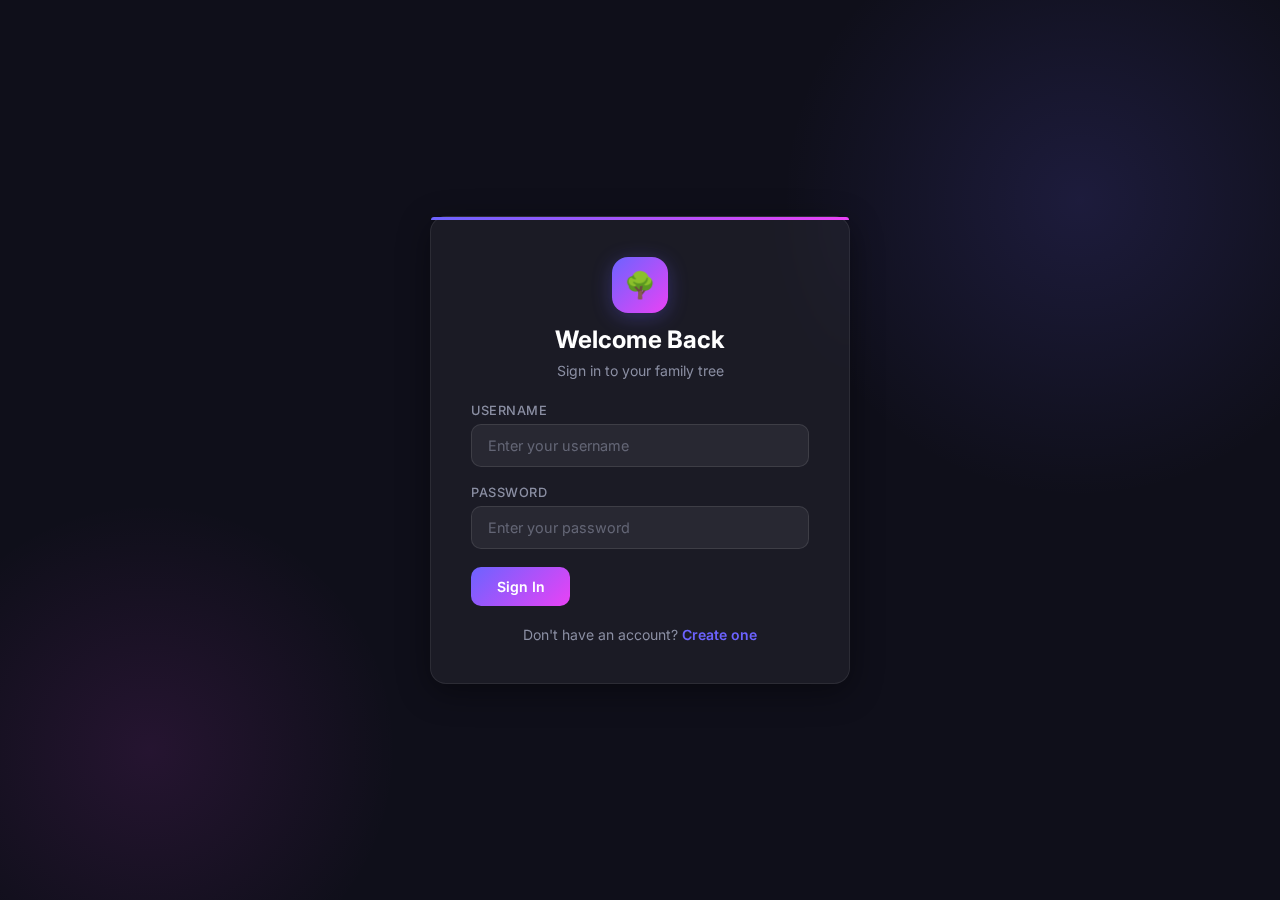
<file: index.html>
<!DOCTYPE html>
<html lang="en">

<head>
    <meta charset="UTF-8">
    <meta name="viewport" content="width=device-width, initial-scale=1.0">
    <title>Family Tree</title>
    <meta name="description" content="Build and visualize your family tree with an interactive, beautiful interface.">
    <link href="https://fonts.googleapis.com/css2?family=Inter:wght@300;400;500;600;700&display=swap" rel="stylesheet">
    <link rel="stylesheet" href="style.css">
    <script src="https://code.jquery.com/jquery-3.6.0.min.js"></script>
</head>

<body>
    <nav class="navbar">
        <div class="user-info">
            <div class="brand">
                <span class="brand-icon">🌳</span>
                Family Tree
            </div>
            <span style="margin-left: 0.75rem; font-weight: 400;">of <span id="displayUsername"></span></span>
        </div>
        <div class="btn-group">
            <button id="createFamilyBtn" class="btn-primary">➕ Create New Family</button>
            <input type="file" id="importInput" accept=".json" style="display: none;">
            <button id="importBtn" class="btn-secondary">⬆️ Import</button>
            <button id="saveBtn" class="btn-secondary">💾 Save</button>
            <button id="downloadBtn" class="btn-secondary">⬇️ Download</button>
            <button id="logoutBtn" class="btn-secondary">Logout</button>
        </div>
    </nav>

    <div class="tree-container">
        <div id="tree-root" class="tree">
            <!-- Tree will be rendered here -->
        </div>
    </div>

    <!-- Toast Container -->
    <div id="toastContainer" class="toast-container"></div>

    <!-- Add/Edit Modal -->
    <div id="memberModal" class="modal">
        <div class="modal-content">
            <div class="modal-header">
                <h3 id="modalTitle">Add Member</h3>
                <button class="close-modal">&times;</button>
            </div>
            <form id="memberForm">
                <input type="hidden" id="nodeId">
                <input type="hidden" id="parentId">

                <div class="form-group">
                    <label for="name">Name</label>
                    <input type="text" id="name" required placeholder="Full name">
                </div>

                <div class="form-group">
                    <label for="relation">Relation</label>
                    <input list="relations" id="relation" placeholder="Select or type relation">
                    <datalist id="relations">
                        <option value="Father">
                        <option value="Mother">
                        <option value="Spouse">
                        <option value="Son">
                        <option value="Daughter">
                        <option value="Brother">
                        <option value="Sister">
                        <option value="Grandfather">
                        <option value="Grandmother">
                    </datalist>
                </div>

                <div class="form-group">
                    <label for="gender">Gender</label>
                    <select id="gender" required>
                        <option value="Male">Male</option>
                        <option value="Female">Female</option>
                        <option value="Other">Other</option>
                    </select>
                </div>

                <div class="form-group">
                    <label for="dob">Date of Birth</label>
                    <input type="date" id="dob">
                </div>

                <div class="form-group">
                    <label for="location">Location (Google Maps Link)</label>
                    <input type="url" id="location" placeholder="https://maps.google.com/...">
                </div>

                <div class="form-group">
                    <label for="address">Address</label>
                    <input type="text" id="address" placeholder="City, Country">
                </div>

                <div class="form-group">
                    <label for="notes">Notes</label>
                    <textarea id="notes" rows="3" placeholder="Any additional notes..."></textarea>
                </div>

                <div class="form-group">
                    <label for="photo">Photo URL</label>
                    <input type="url" id="photo" placeholder="https://example.com/photo.jpg">
                </div>

                <div class="modal-actions">
                    <button type="button" class="btn-secondary close-modal-btn">Cancel</button>
                    <button type="submit" class="btn-primary">Save Member</button>
                </div>
            </form>
        </div>
    </div>

    <!-- Link Member Modal -->
    <div id="linkModal" class="modal">
        <div class="modal-content">
            <div class="modal-header">
                <h3>Link Member to Another Family</h3>
                <button class="close-modal">&times;</button>
            </div>
            <form id="linkForm">
                <input type="hidden" id="linkSourceId">
                <div class="form-group">
                    <label>Action</label>
                    <p style="font-size: 0.9rem; margin-bottom: 0.5rem; color: var(--text-muted);">
                        Link <strong id="linkSourceName" style="color: var(--text-bright);"></strong> as the:
                    </p>
                </div>

                <div class="form-group">
                    <label for="linkRelation">Relationship</label>
                    <select id="linkRelation" required>
                        <option value="" disabled selected>Select Relationship</option>
                        <option value="Spouse">Spouse</option>
                        <option value="Child">Child</option>
                        <option value="Parent">Parent</option>
                    </select>
                </div>

                <div class="form-group">
                    <label for="linkTargetId">To Member</label>
                    <select id="linkTargetId" required>
                        <!-- Options generated by JS -->
                    </select>
                </div>

                <div class="modal-actions">
                    <button type="button" class="btn-secondary close-modal-btn">Cancel</button>
                    <button type="submit" class="btn-primary">Link Members</button>
                </div>
            </form>
        </div>
    </div>

    <script src="auth.js"></script>
    <script src="script.js"></script>
</body>

</html>
</file>
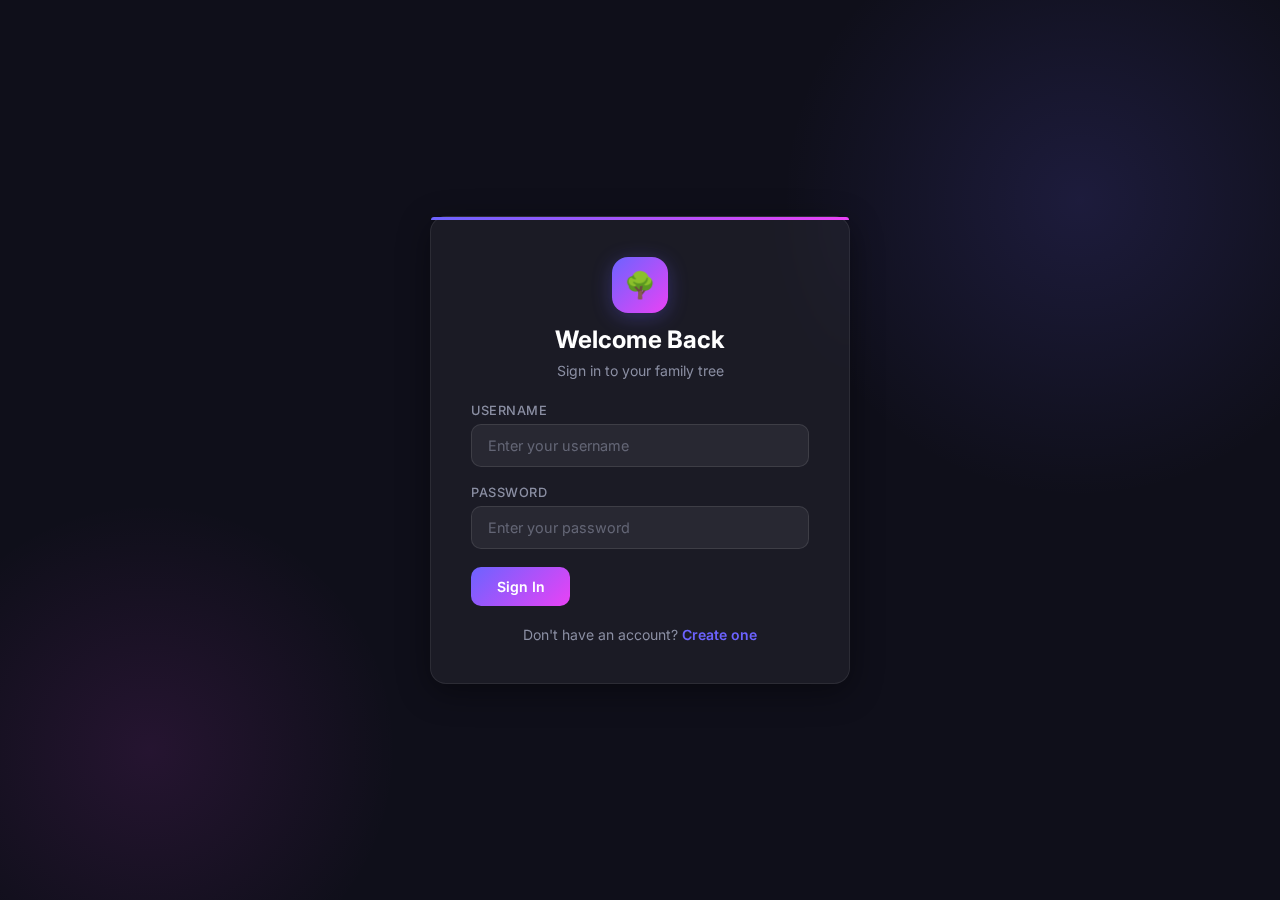
<file: login.html>
<!DOCTYPE html>
<html lang="en">

<head>
    <meta charset="UTF-8">
    <meta name="viewport" content="width=device-width, initial-scale=1.0">
    <title>Login — Family Tree App</title>
    <meta name="description" content="Log in to your family tree account.">
    <link href="https://fonts.googleapis.com/css2?family=Inter:wght@300;400;500;600;700&display=swap" rel="stylesheet">
    <link rel="stylesheet" href="style.css">
    <script src="https://code.jquery.com/jquery-3.6.0.min.js"></script>
</head>

<body>
    <div class="auth-container">
        <div class="glass-card">
            <div class="auth-brand">
                <div class="auth-brand-icon">🌳</div>
                <h2>Welcome Back</h2>
                <p class="auth-subtitle">Sign in to your family tree</p>
            </div>
            <div id="message" class="message"></div>
            <form id="loginForm">
                <div class="form-group">
                    <label for="username">Username</label>
                    <input type="text" id="username" required placeholder="Enter your username">
                </div>
                <div class="form-group">
                    <label for="password">Password</label>
                    <input type="password" id="password" required placeholder="Enter your password">
                </div>
                <button type="submit" class="btn-primary">Sign In</button>
            </form>
            <p class="link-text">Don't have an account? <a href="register.html">Create one</a></p>
        </div>
    </div>

    <script src="auth.js"></script>
    <script>
        $(document).ready(function () {
            if (Auth.getCurrentUser()) {
                window.location.href = 'index.html';
            }

            $('#loginForm').on('submit', function (e) {
                e.preventDefault();
                const username = $('#username').val();
                const password = $('#password').val();

                const result = Auth.login(username, password);
                if (result.success) {
                    window.location.href = 'index.html';
                } else {
                    $('#message').text(result.message).removeClass('success').addClass('error').show();
                }
            });
        });
    </script>
</body>

</html>
</file>
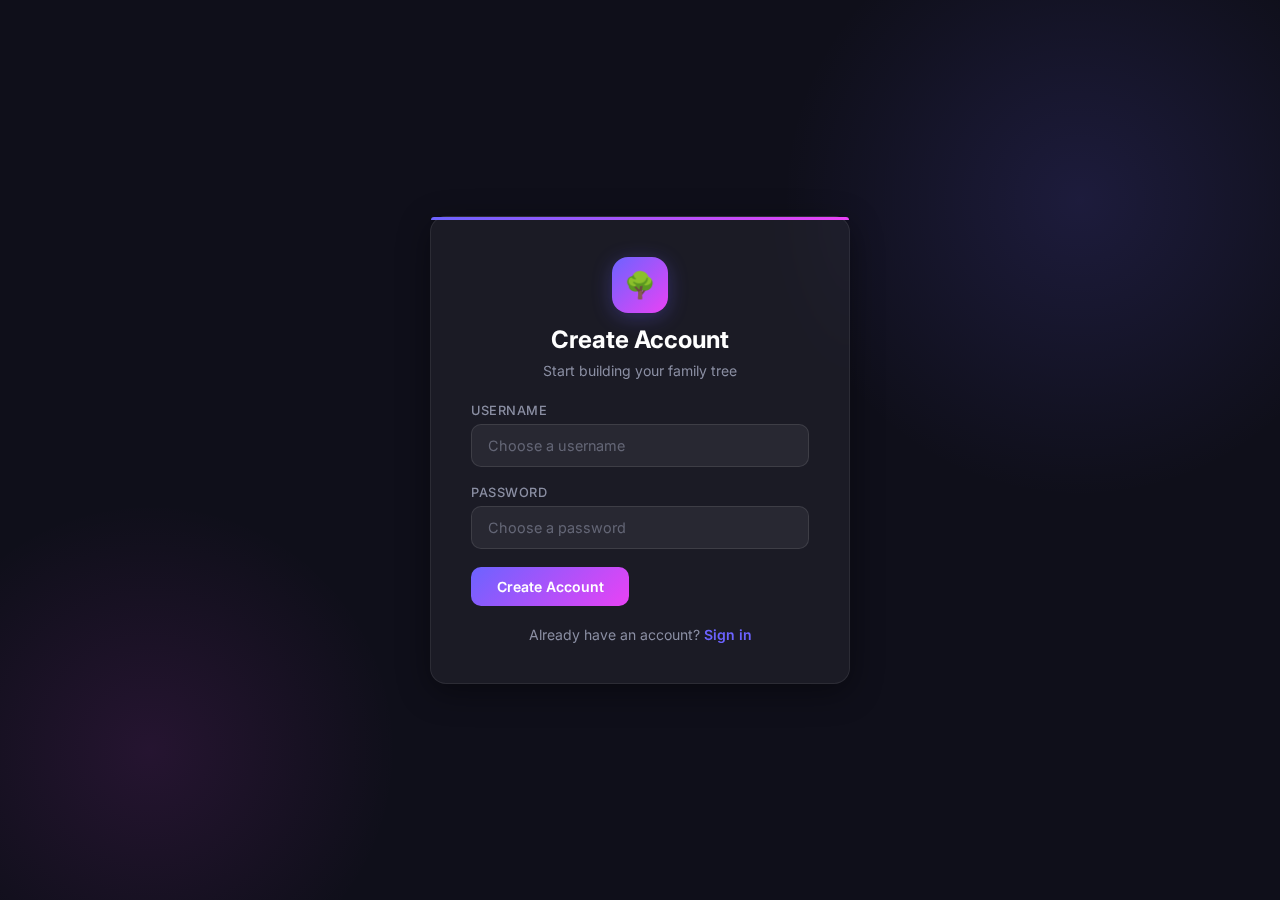
<file: register.html>
<!DOCTYPE html>
<html lang="en">

<head>
    <meta charset="UTF-8">
    <meta name="viewport" content="width=device-width, initial-scale=1.0">
    <title>Register — Family Tree App</title>
    <meta name="description" content="Create a new family tree account.">
    <link href="https://fonts.googleapis.com/css2?family=Inter:wght@300;400;500;600;700&display=swap" rel="stylesheet">
    <link rel="stylesheet" href="style.css">
    <script src="https://code.jquery.com/jquery-3.6.0.min.js"></script>
</head>

<body>
    <div class="auth-container">
        <div class="glass-card">
            <div class="auth-brand">
                <div class="auth-brand-icon">🌳</div>
                <h2>Create Account</h2>
                <p class="auth-subtitle">Start building your family tree</p>
            </div>
            <div id="message" class="message"></div>
            <form id="registerForm">
                <div class="form-group">
                    <label for="username">Username</label>
                    <input type="text" id="username" required placeholder="Choose a username">
                </div>
                <div class="form-group">
                    <label for="password">Password</label>
                    <input type="password" id="password" required placeholder="Choose a password">
                </div>
                <button type="submit" class="btn-primary">Create Account</button>
            </form>
            <p class="link-text">Already have an account? <a href="login.html">Sign in</a></p>
        </div>
    </div>

    <script src="auth.js"></script>
    <script>
        $(document).ready(function () {
            $('#registerForm').on('submit', function (e) {
                e.preventDefault();
                const username = $('#username').val();
                const password = $('#password').val();

                const result = Auth.register(username, password);
                if (result.success) {
                    $('#message').text(result.message).removeClass('error').addClass('success').show();
                    setTimeout(() => window.location.href = 'login.html', 1500);
                } else {
                    $('#message').text(result.message).removeClass('success').addClass('error').show();
                }
            });
        });
    </script>
</body>

</html>
</file>
<file: style.css>
@import url('https://fonts.googleapis.com/css2?family=Inter:wght@300;400;500;600;700&display=swap');

/* ========================================
   DESIGN TOKENS
   ======================================== */
:root {
    /* Core palette */
    --bg-color: #0f0f1a;
    --bg-surface: #1a1a2e;
    --bg-card: rgba(255, 255, 255, 0.06);
    --bg-card-hover: rgba(255, 255, 255, 0.10);

    --text-main: #f0f0f5;
    --text-muted: #8b8fa3;
    --text-bright: #ffffff;

    /* Accent gradients */
    --accent-1: #6c63ff;
    --accent-2: #e942f5;
    --accent-3: #42c6ff;
    --gradient-primary: linear-gradient(135deg, var(--accent-1), var(--accent-2));
    --gradient-cool: linear-gradient(135deg, var(--accent-1), var(--accent-3));
    --gradient-warm: linear-gradient(135deg, #f7971e, #ffd200);

    /* Card / glass */
    --glass-bg: rgba(255, 255, 255, 0.05);
    --glass-border: rgba(255, 255, 255, 0.08);
    --glass-shadow: 0 8px 32px rgba(0, 0, 0, 0.4);
    --card-radius: 16px;

    /* Connectors */
    --line-color: rgba(108, 99, 255, 0.4);
    --line-width: 2px;

    /* Gender colors */
    --male-gradient: linear-gradient(135deg, #3b82f6, #6366f1);
    --female-gradient: linear-gradient(135deg, #ec4899, #f43f5e);
    --other-gradient: linear-gradient(135deg, #10b981, #06b6d4);

    /* Timing */
    --ease-out-expo: cubic-bezier(0.16, 1, 0.3, 1);
    --transition-fast: 0.2s var(--ease-out-expo);
    --transition-med: 0.35s var(--ease-out-expo);
}

/* ========================================
   KEYFRAME ANIMATIONS
   ======================================== */
@keyframes gradientShift {

    0%,
    100% {
        background-position: 0% 50%;
    }

    50% {
        background-position: 100% 50%;
    }
}

@keyframes fadeInUp {
    from {
        opacity: 0;
        transform: translateY(20px);
    }

    to {
        opacity: 1;
        transform: translateY(0);
    }
}

@keyframes fadeIn {
    from {
        opacity: 0;
    }

    to {
        opacity: 1;
    }
}

@keyframes scaleIn {
    from {
        opacity: 0;
        transform: scale(0.9) translateY(10px);
    }

    to {
        opacity: 1;
        transform: scale(1) translateY(0);
    }
}

@keyframes slideInUp {
    from {
        opacity: 0;
        transform: translateY(100%);
    }

    to {
        opacity: 1;
        transform: translateY(0);
    }
}

@keyframes pulse {

    0%,
    100% {
        transform: scale(1);
    }

    50% {
        transform: scale(1.15);
    }
}

@keyframes toastIn {
    from {
        opacity: 0;
        transform: translateX(100%);
    }

    to {
        opacity: 1;
        transform: translateX(0);
    }
}

@keyframes toastOut {
    from {
        opacity: 1;
        transform: translateX(0);
    }

    to {
        opacity: 0;
        transform: translateX(100%);
    }
}

@keyframes dotPulse {

    0%,
    100% {
        opacity: 0.3;
    }

    50% {
        opacity: 0.6;
    }
}

/* ========================================
   RESET & BASE
   ======================================== */
* {
    box-sizing: border-box;
    margin: 0;
    padding: 0;
    font-family: 'Inter', sans-serif;
}

body {
    background-color: var(--bg-color);
    color: var(--text-main);
    min-height: 100vh;
    display: flex;
    flex-direction: column;
    -webkit-font-smoothing: antialiased;
    -moz-osx-font-smoothing: grayscale;
}

::selection {
    background: var(--accent-1);
    color: white;
}

/* Scrollbar styling */
::-webkit-scrollbar {
    width: 8px;
    height: 8px;
}

::-webkit-scrollbar-track {
    background: var(--bg-color);
}

::-webkit-scrollbar-thumb {
    background: rgba(108, 99, 255, 0.3);
    border-radius: 4px;
}

::-webkit-scrollbar-thumb:hover {
    background: rgba(108, 99, 255, 0.5);
}

/* ========================================
   NAVBAR
   ======================================== */
.navbar {
    background: rgba(15, 15, 26, 0.85);
    backdrop-filter: blur(20px);
    -webkit-backdrop-filter: blur(20px);
    border-bottom: 1px solid var(--glass-border);
    padding: 0.8rem 2rem;
    display: flex;
    justify-content: space-between;
    align-items: center;
    position: fixed;
    top: 0;
    width: 100%;
    z-index: 1000;
}

.navbar::after {
    content: '';
    position: absolute;
    bottom: 0;
    left: 0;
    right: 0;
    height: 1px;
    background: var(--gradient-primary);
    opacity: 0.5;
}

.brand {
    font-weight: 700;
    font-size: 1.25rem;
    color: var(--text-bright);
    display: flex;
    align-items: center;
    gap: 0.6rem;
}

.brand-icon {
    font-size: 1.4rem;
    display: inline-flex;
    align-items: center;
    justify-content: center;
    width: 36px;
    height: 36px;
    background: var(--gradient-primary);
    border-radius: 10px;
    filter: saturate(1.2);
}

.user-info {
    font-size: 0.9rem;
    color: var(--text-muted);
    display: flex;
    align-items: center;
    gap: 0.5rem;
}

.user-info #displayUsername {
    color: var(--text-bright);
    font-weight: 600;
}

.navbar .btn-group {
    display: flex;
    gap: 0.6rem;
}

/* ========================================
   FAMILY SECTIONS
   ======================================== */
.multi-tree-container {
    display: flex;
    flex-wrap: nowrap;
    gap: 4rem;
    justify-content: flex-start;
    align-items: flex-start;
    padding: 10rem 4rem 4rem 4rem;
    width: max-content;
    min-width: 100%;
    margin: 0 auto;
}

.family-section {
    position: relative;
    padding: 2rem;
    border-radius: 24px;
    background: transparent;
    border: none;
    transition: all var(--transition-med);
    min-width: 300px;
    display: flex;
    flex-direction: column;
    align-items: center;
}

.family-section:hover {
    background: rgba(255, 255, 255, 0.02);
}

.family-section-label {
    position: absolute;
    top: -3rem;
    left: 50%;
    transform: translateX(-50%);
    background: var(--glass-bg);
    padding: 0.5rem 1.5rem;
    border-radius: 20px;
    font-size: 0.9rem;
    color: var(--text-bright);
    font-weight: 600;
    border: 1px solid var(--glass-border);
    backdrop-filter: blur(12px);
    z-index: 50;
    box-shadow: 0 4px 12px rgba(0, 0, 0, 0.1);
    display: flex;
    align-items: center;
    gap: 0.75rem;
}

.delete-family-btn {
    background: transparent;
    color: var(--danger-color);
    border: none;
    cursor: pointer;
    font-size: 1.1rem;
    display: flex;
    align-items: center;
    justify-content: center;
    padding: 0 0.2rem;
    opacity: 0.7;
    transition: all var(--transition-fast);
}

.delete-family-btn:hover {
    opacity: 1;
    transform: scale(1.1);
}

.origin-family .family-section-label {
    border-color: rgba(236, 72, 153, 0.4);
    color: #fce7f3;
}

.linked-card {
    opacity: 0.8 !important;
    border: 1px dashed var(--line-color) !important;
    box-shadow: none !important;
    background: rgba(108, 99, 255, 0.05) !important;
    cursor: pointer;
}

.linked-card:hover {
    opacity: 1 !important;
    border: 1px solid var(--accent-1) !important;
    background: rgba(108, 99, 255, 0.1) !important;
}

.linked-icon {
    font-size: 1.5rem;
    margin-right: 0.5rem;
}

/* ========================================
   BUTTONS
   ======================================== */
button.btn-primary {
    padding: 0.7rem 1.6rem;
    background: var(--gradient-primary);
    color: white;
    border: none;
    border-radius: 10px;
    font-weight: 600;
    font-size: 0.875rem;
    cursor: pointer;
    transition: all var(--transition-fast);
    position: relative;
    overflow: hidden;
}

button.btn-primary::after {
    content: '';
    position: absolute;
    inset: 0;
    background: rgba(255, 255, 255, 0);
    transition: background var(--transition-fast);
    border-radius: 10px;
}

button.btn-primary:hover {
    transform: translateY(-1px);
    box-shadow: 0 4px 20px rgba(108, 99, 255, 0.4);
}

button.btn-primary:hover::after {
    background: rgba(255, 255, 255, 0.1);
}

button.btn-primary:active {
    transform: translateY(0);
}

button.btn-secondary {
    background: rgba(255, 255, 255, 0.08);
    color: var(--text-main);
    padding: 0.7rem 1.6rem;
    border-radius: 10px;
    font-weight: 600;
    font-size: 0.875rem;
    border: 1px solid var(--glass-border);
    cursor: pointer;
    transition: all var(--transition-fast);
}

button.btn-secondary:hover {
    background: rgba(255, 255, 255, 0.14);
    border-color: rgba(255, 255, 255, 0.2);
}

/* ========================================
   AUTH PAGES
   ======================================== */
.auth-container {
    display: flex;
    flex-direction: column;
    justify-content: center;
    align-items: center;
    height: 100vh;
    background: var(--bg-color);
    position: relative;
    overflow: hidden;
}

.auth-container::before {
    content: '';
    position: absolute;
    width: 600px;
    height: 600px;
    background: radial-gradient(circle, rgba(108, 99, 255, 0.15), transparent 70%);
    top: -100px;
    right: -100px;
    border-radius: 50%;
    pointer-events: none;
}

.auth-container::after {
    content: '';
    position: absolute;
    width: 500px;
    height: 500px;
    background: radial-gradient(circle, rgba(233, 66, 245, 0.1), transparent 70%);
    bottom: -100px;
    left: -100px;
    border-radius: 50%;
    pointer-events: none;
}

.glass-card {
    background: var(--glass-bg);
    backdrop-filter: blur(24px);
    -webkit-backdrop-filter: blur(24px);
    padding: 2.5rem;
    border-radius: var(--card-radius);
    border: 1px solid var(--glass-border);
    box-shadow: var(--glass-shadow);
    width: 100%;
    max-width: 420px;
    animation: scaleIn 0.5s var(--ease-out-expo);
    position: relative;
    z-index: 1;
}

.glass-card::before {
    content: '';
    position: absolute;
    top: 0;
    left: 0;
    right: 0;
    height: 3px;
    background: var(--gradient-primary);
    border-radius: var(--card-radius) var(--card-radius) 0 0;
}

.auth-brand {
    text-align: center;
    margin-bottom: 1.5rem;
}

.auth-brand-icon {
    display: inline-flex;
    align-items: center;
    justify-content: center;
    width: 56px;
    height: 56px;
    background: var(--gradient-primary);
    border-radius: 16px;
    font-size: 1.6rem;
    margin-bottom: 0.75rem;
    box-shadow: 0 4px 20px rgba(108, 99, 255, 0.3);
}

h2 {
    color: var(--text-bright);
    text-align: center;
    margin-bottom: 0.5rem;
    font-weight: 700;
    font-size: 1.5rem;
}

.auth-subtitle {
    text-align: center;
    color: var(--text-muted);
    font-size: 0.875rem;
    margin-bottom: 1.5rem;
}

/* ========================================
   FORMS
   ======================================== */
.form-group {
    margin-bottom: 1.1rem;
    display: flex;
    flex-direction: column;
    gap: 0.4rem;
}

label {
    font-size: 0.8rem;
    font-weight: 500;
    color: var(--text-muted);
    text-transform: uppercase;
    letter-spacing: 0.5px;
}

input,
select,
textarea {
    width: 100%;
    padding: 0.75rem 1rem;
    background: rgba(255, 255, 255, 0.06);
    border: 1px solid rgba(255, 255, 255, 0.1);
    border-radius: 10px;
    font-size: 0.9rem;
    color: var(--text-main);
    transition: all var(--transition-fast);
    font-family: 'Inter', sans-serif;
}

input::placeholder,
textarea::placeholder {
    color: var(--text-muted);
    opacity: 0.6;
}

input:focus,
select:focus,
textarea:focus {
    outline: none;
    border-color: var(--accent-1);
    background: rgba(108, 99, 255, 0.06);
    box-shadow: 0 0 0 3px rgba(108, 99, 255, 0.1);
}

select {
    appearance: none;
    cursor: pointer;
    background-image: url("data:image/svg+xml,%3Csvg xmlns='http://www.w3.org/2000/svg' width='12' height='12' fill='%238b8fa3' viewBox='0 0 16 16'%3E%3Cpath d='M8 11L3 6h10l-5 5z'/%3E%3C/svg%3E");
    background-repeat: no-repeat;
    background-position: right 12px center;
    padding-right: 2.5rem;
}

select option {
    background: var(--bg-surface);
    color: var(--text-main);
}

textarea {
    resize: vertical;
    min-height: 80px;
}

/* Messages */
.message {
    display: none;
    padding: 0.75rem 1rem;
    border-radius: 10px;
    font-size: 0.85rem;
    margin-bottom: 1rem;
    text-align: center;
    animation: fadeIn 0.3s ease;
}

.message.error {
    background: rgba(239, 68, 68, 0.15);
    color: #fca5a5;
    border: 1px solid rgba(239, 68, 68, 0.2);
}

.message.success {
    background: rgba(16, 185, 129, 0.15);
    color: #6ee7b7;
    border: 1px solid rgba(16, 185, 129, 0.2);
}

.link-text {
    text-align: center;
    margin-top: 1.25rem;
    font-size: 0.875rem;
    color: var(--text-muted);
}

.link-text a {
    color: var(--accent-1);
    text-decoration: none;
    font-weight: 600;
    transition: color var(--transition-fast);
}

.link-text a:hover {
    color: var(--accent-2);
}

/* ========================================
   TREE CONTAINER
   ======================================== */
.tree-container {
    margin-top: 60px;
    padding: 2.5rem;
    flex-grow: 1;
    overflow: auto;
    display: flex;
    justify-content: flex-start;
    align-items: flex-start;
    background-image: radial-gradient(rgba(108, 99, 255, 0.08) 1px, transparent 1px);
    background-size: 24px 24px;
    animation: fadeIn 0.6s ease;
}

/* ========================================
   TREE STRUCTURE
   ======================================== */
.tree {
    display: flex;
    flex-direction: column;
    align-items: center;
}

.node-wrapper {
    display: flex;
    flex-direction: column;
    align-items: center;
    position: relative;
    padding-top: 24px;
    animation: fadeInUp 0.4s var(--ease-out-expo);
}

.node-wrapper.new-node {
    animation: scaleIn 0.5s var(--ease-out-expo);
}

/* Children Container */
.children-container {
    display: flex;
    justify-content: center;
    position: relative;
    padding-top: 24px;
}

/* Connectors — Vertical line down from parent */
.children-container::before {
    content: '';
    position: absolute;
    top: 0;
    left: 50%;
    width: 0;
    height: 24px;
    border-left: var(--line-width) solid var(--line-color);
}

/* Horizontal bar above children */
.node-wrapper::before,
.node-wrapper::after {
    content: '';
    position: absolute;
    top: 0;
    right: 50%;
    width: 50%;
    height: 24px;
    border-top: var(--line-width) solid var(--line-color);
}

.node-wrapper::after {
    right: auto;
    left: 50%;
    border-left: var(--line-width) solid var(--line-color);
}

/* Only child */
.node-wrapper:only-child::after,
.node-wrapper:only-child::before,
.family-section>.node-wrapper::after,
.family-section>.node-wrapper::before {
    display: none;
}

.node-wrapper:only-child,
.family-section>.node-wrapper {
    padding-top: 0;
}

/* Connector refinements */
.node-wrapper:first-child::before {
    border: none;
}

.node-wrapper:last-child::after {
    border: none;
}

.node-wrapper:first-child::after {
    border-radius: 16px 0 0 0;
}

.node-wrapper:last-child::before {
    border-right: var(--line-width) solid var(--line-color);
    border-radius: 0 16px 0 0;
}

/* ========================================
   NODE CARDS
   ======================================== */
.node-content {
    background: var(--glass-bg);
    backdrop-filter: blur(12px);
    -webkit-backdrop-filter: blur(12px);
    width: 250px;
    border-radius: var(--card-radius);
    border: 1px solid var(--glass-border);
    box-shadow: 0 4px 24px rgba(0, 0, 0, 0.2);
    display: flex;
    flex-direction: column;
    z-index: 10;
    transition: all var(--transition-med);
    overflow: hidden;
    position: relative;
}

.node-content:hover {
    transform: translateY(-6px);
    box-shadow: 0 12px 40px rgba(0, 0, 0, 0.3);
    border-color: rgba(255, 255, 255, 0.15);
    z-index: 20;
}

/* Gender header strip */
.node-header-strip {
    height: 4px;
    width: 100%;
}

.node-content.male .node-header-strip {
    background: var(--male-gradient);
}

.node-content.female .node-header-strip {
    background: var(--female-gradient);
}

.node-content.other .node-header-strip {
    background: var(--other-gradient);
}

/* Node header / body */
.node-header {
    padding: 1rem 1rem 0.75rem;
    display: flex;
    align-items: center;
    gap: 0.75rem;
}

.node-photo {
    width: 44px;
    height: 44px;
    border-radius: 12px;
    object-fit: cover;
    border: 2px solid rgba(255, 255, 255, 0.1);
    flex-shrink: 0;
    transition: border-color var(--transition-fast);
}

.node-content.male .node-photo {
    border-color: rgba(59, 130, 246, 0.4);
}

.node-content.female .node-photo {
    border-color: rgba(236, 72, 153, 0.4);
}

.node-content.other .node-photo {
    border-color: rgba(16, 185, 129, 0.4);
}

.node-content:hover .node-photo {
    border-color: rgba(255, 255, 255, 0.3);
}

.node-info {
    flex-grow: 1;
    text-align: left;
    min-width: 0;
}

.node-name {
    font-weight: 600;
    font-size: 0.95rem;
    color: var(--text-bright);
    line-height: 1.3;
    white-space: nowrap;
    overflow: hidden;
    text-overflow: ellipsis;
}

.node-relation {
    display: inline-block;
    font-size: 0.65rem;
    color: var(--text-muted);
    margin-top: 3px;
    text-transform: uppercase;
    letter-spacing: 0.8px;
    font-weight: 500;
    background: rgba(255, 255, 255, 0.05);
    padding: 2px 8px;
    border-radius: 6px;
}

.node-details {
    padding: 0 1rem 0.5rem;
    font-size: 0.75rem;
    color: var(--text-muted);
}

/* ========================================
   NODE ACTION BUTTONS
   ======================================== */
.node-actions {
    display: flex;
    justify-content: center;
    gap: 4px;
    padding: 0.5rem 0.6rem;
    background: rgba(0, 0, 0, 0.2);
    border-top: 1px solid rgba(255, 255, 255, 0.04);
    opacity: 0;
    transform: translateY(4px);
    transition: all var(--transition-med);
}

.node-content:hover .node-actions {
    opacity: 1;
    transform: translateY(0);
}

.btn-sm {
    width: 30px;
    height: 30px;
    border-radius: 8px;
    display: flex;
    align-items: center;
    justify-content: center;
    border: none;
    cursor: pointer;
    font-size: 0.75rem;
    color: white;
    transition: all var(--transition-fast);
    position: relative;
    background: transparent;
}

.btn-sm.btn-link-action {
    color: #42c6ff;
}

.btn-sm.btn-link-action:hover {
    background: rgba(66, 198, 255, 0.2);
}

.btn-sm.btn-unlink-action {
    color: #fca5a5;
}

.btn-sm.btn-unlink-action:hover {
    background: rgba(239, 68, 68, 0.2);
}

.btn-sm:hover {
    transform: scale(1.15);
    background: rgba(255, 255, 255, 0.1);
}

/* Tooltip */
.btn-sm::before {
    content: attr(title);
    position: absolute;
    bottom: calc(100% + 6px);
    left: 50%;
    transform: translateX(-50%) scale(0.8);
    background: var(--bg-surface);
    color: var(--text-main);
    font-size: 0.65rem;
    padding: 3px 8px;
    border-radius: 6px;
    white-space: nowrap;
    opacity: 0;
    pointer-events: none;
    transition: all var(--transition-fast);
    border: 1px solid var(--glass-border);
    font-weight: 500;
}

.btn-sm:hover::before {
    opacity: 1;
    transform: translateX(-50%) scale(1);
}

/* Button variants */
.btn-add {
    background: rgba(108, 99, 255, 0.8);
}

.btn-add:hover {
    background: rgba(108, 99, 255, 1);
    box-shadow: 0 2px 12px rgba(108, 99, 255, 0.4);
}

.btn-add-parent {
    background: rgba(139, 92, 246, 0.8);
}

.btn-add-parent:hover {
    background: rgba(139, 92, 246, 1);
    box-shadow: 0 2px 12px rgba(139, 92, 246, 0.4);
}

.btn-add-partner {
    background: rgba(236, 72, 153, 0.8);
}

.btn-add-partner:hover {
    background: rgba(236, 72, 153, 1);
    box-shadow: 0 2px 12px rgba(236, 72, 153, 0.4);
}

.btn-add-sibling {
    background: rgba(16, 185, 129, 0.8);
}

.btn-add-sibling:hover {
    background: rgba(16, 185, 129, 1);
    box-shadow: 0 2px 12px rgba(16, 185, 129, 0.4);
}

.btn-edit {
    background: rgba(245, 158, 11, 0.8);
}

.btn-edit:hover {
    background: rgba(245, 158, 11, 1);
    box-shadow: 0 2px 12px rgba(245, 158, 11, 0.4);
}

.btn-delete {
    background: rgba(239, 68, 68, 0.8);
}

.btn-delete:hover {
    background: rgba(239, 68, 68, 1);
    box-shadow: 0 2px 12px rgba(239, 68, 68, 0.4);
}

/* ========================================
   COUPLE CONTAINER
   ======================================== */
.couple-container {
    display: flex;
    align-items: center;
    gap: 0;
    background: rgba(255, 255, 255, 0.03);
    padding: 12px;
    border-radius: 20px;
    border: 1px solid rgba(255, 255, 255, 0.06);
}

.spouse-divider {
    width: 24px;
    height: 2px;
    background: linear-gradient(90deg, var(--accent-1), var(--accent-2));
    position: relative;
    border-radius: 2px;
    flex-shrink: 0;
}

.spouse-divider::after {
    content: '❤';
    position: absolute;
    top: -9px;
    left: 50%;
    transform: translateX(-50%);
    font-size: 10px;
    color: #f43f5e;
    animation: pulse 2s infinite;
}

.couple-container .node-content {
    margin-bottom: 0;
    box-shadow: 0 2px 12px rgba(0, 0, 0, 0.15);
}

/* ========================================
   MODAL
   ======================================== */
.modal {
    display: none;
    position: fixed;
    top: 0;
    left: 0;
    width: 100%;
    height: 100%;
    background: rgba(0, 0, 0, 0.6);
    backdrop-filter: blur(8px);
    -webkit-backdrop-filter: blur(8px);
    justify-content: center;
    align-items: center;
    z-index: 2000;
}

.modal.active {
    display: flex;
    animation: fadeIn 0.2s ease;
}

.modal-content {
    background: var(--bg-surface);
    border: 1px solid var(--glass-border);
    padding: 2rem;
    border-radius: var(--card-radius);
    width: 90%;
    max-width: 500px;
    box-shadow: 0 25px 60px rgba(0, 0, 0, 0.5);
    animation: scaleIn 0.35s var(--ease-out-expo);
    max-height: 90vh;
    overflow-y: auto;
}

.modal-header {
    display: flex;
    justify-content: space-between;
    align-items: center;
    margin-bottom: 1.5rem;
    border-bottom: 1px solid rgba(255, 255, 255, 0.06);
    padding-bottom: 1rem;
}

.modal-header h3 {
    font-weight: 700;
    color: var(--text-bright);
    font-size: 1.2rem;
}

.close-modal {
    background: rgba(255, 255, 255, 0.06);
    border: none;
    font-size: 1.2rem;
    color: var(--text-muted);
    cursor: pointer;
    width: 32px;
    height: 32px;
    border-radius: 8px;
    display: flex;
    align-items: center;
    justify-content: center;
    transition: all var(--transition-fast);
}

.close-modal:hover {
    background: rgba(239, 68, 68, 0.15);
    color: #fca5a5;
}

.modal-actions {
    display: flex;
    justify-content: flex-end;
    gap: 0.75rem;
    margin-top: 1.5rem;
    padding-top: 1rem;
    border-top: 1px solid rgba(255, 255, 255, 0.06);
}

/* ========================================
   TOAST NOTIFICATIONS
   ======================================== */
.toast-container {
    position: fixed;
    bottom: 24px;
    right: 24px;
    z-index: 5000;
    display: flex;
    flex-direction: column-reverse;
    gap: 8px;
}

.toast {
    display: flex;
    align-items: center;
    gap: 10px;
    padding: 0.85rem 1.25rem;
    border-radius: 12px;
    font-size: 0.875rem;
    font-weight: 500;
    color: var(--text-bright);
    animation: toastIn 0.4s var(--ease-out-expo);
    min-width: 260px;
    max-width: 400px;
    backdrop-filter: blur(16px);
    -webkit-backdrop-filter: blur(16px);
    border: 1px solid rgba(255, 255, 255, 0.08);
}

.toast.toast-exit {
    animation: toastOut 0.3s ease forwards;
}

.toast-icon {
    font-size: 1.1rem;
    flex-shrink: 0;
}

.toast-success {
    background: rgba(16, 185, 129, 0.2);
    border-color: rgba(16, 185, 129, 0.3);
}

.toast-error {
    background: rgba(239, 68, 68, 0.2);
    border-color: rgba(239, 68, 68, 0.3);
}

.toast-info {
    background: rgba(108, 99, 255, 0.2);
    border-color: rgba(108, 99, 255, 0.3);
}

.toast-warning {
    background: rgba(245, 158, 11, 0.2);
    border-color: rgba(245, 158, 11, 0.3);
}

/* ========================================
   RESPONSIVE
   ======================================== */
@media (max-width: 768px) {
    .navbar {
        padding: 0.7rem 1rem;
    }

    .tree-container {
        padding: 1.5rem 0.5rem;
    }

    .node-content {
        width: 200px;
    }

    .glass-card {
        margin: 0 1rem;
    }

    .modal-content {
        width: 95%;
        padding: 1.5rem;
    }

    .node-actions {
        opacity: 1;
        transform: translateY(0);
    }

    .toast-container {
        left: 12px;
        right: 12px;
        bottom: 12px;
    }

    .toast {
        min-width: auto;
    }
}

/* ========================================
   MULTI-TREE LAYOUT & LINKED CARDS
   ======================================== */
.multi-tree-container {
    display: flex;
    gap: 3rem;
    align-items: flex-start;
    justify-content: center;
    flex-wrap: wrap;
}

.family-section {
    display: flex;
    flex-direction: column;
    align-items: center;
    position: relative;
}

.family-section-label {
    font-size: 0.75rem;
    font-weight: 600;
    color: var(--text-muted);
    text-transform: uppercase;
    letter-spacing: 1px;
    padding: 6px 16px;
    background: rgba(108, 99, 255, 0.1);
    border: 1px solid rgba(108, 99, 255, 0.2);
    border-radius: 20px;
    margin-bottom: 1.5rem;
    animation: fadeInUp 0.3s var(--ease-out-expo);
}

.origin-family {
    opacity: 0.85;
    transition: opacity var(--transition-med);
}

.origin-family:hover {
    opacity: 1;
}

/* Linked Spouse Card */
.linked-card {
    border-style: dashed !important;
    border-color: rgba(108, 99, 255, 0.3) !important;
    background: rgba(108, 99, 255, 0.05) !important;
    cursor: default;
}

.linked-card .node-header {
    padding: 0.75rem 1rem;
}

.linked-icon {
    width: 36px;
    height: 36px;
    border-radius: 10px;
    background: rgba(108, 99, 255, 0.15);
    color: var(--accent-1);
    display: flex;
    align-items: center;
    justify-content: center;
    font-size: 1.1rem;
    flex-shrink: 0;
}

.linked-card .node-relation {
    color: var(--accent-1);
    background: rgba(108, 99, 255, 0.1);
}

/* Connector between family sections */
.family-section.origin-family::after {
    content: '⟶';
    position: absolute;
    right: -2rem;
    top: 50%;
    transform: translateY(-50%);
    color: var(--accent-1);
    font-size: 1.2rem;
    opacity: 0.5;
}

.family-section:last-child::after {
    display: none;
}

@media (max-width: 768px) {
    .multi-tree-container {
        flex-direction: column;
        gap: 2rem;
    }

    .family-section.origin-family::after {
        content: '⟶';
        right: auto;
        bottom: -1.5rem;
        top: auto;
        transform: rotate(90deg);
    }
}
</file>
